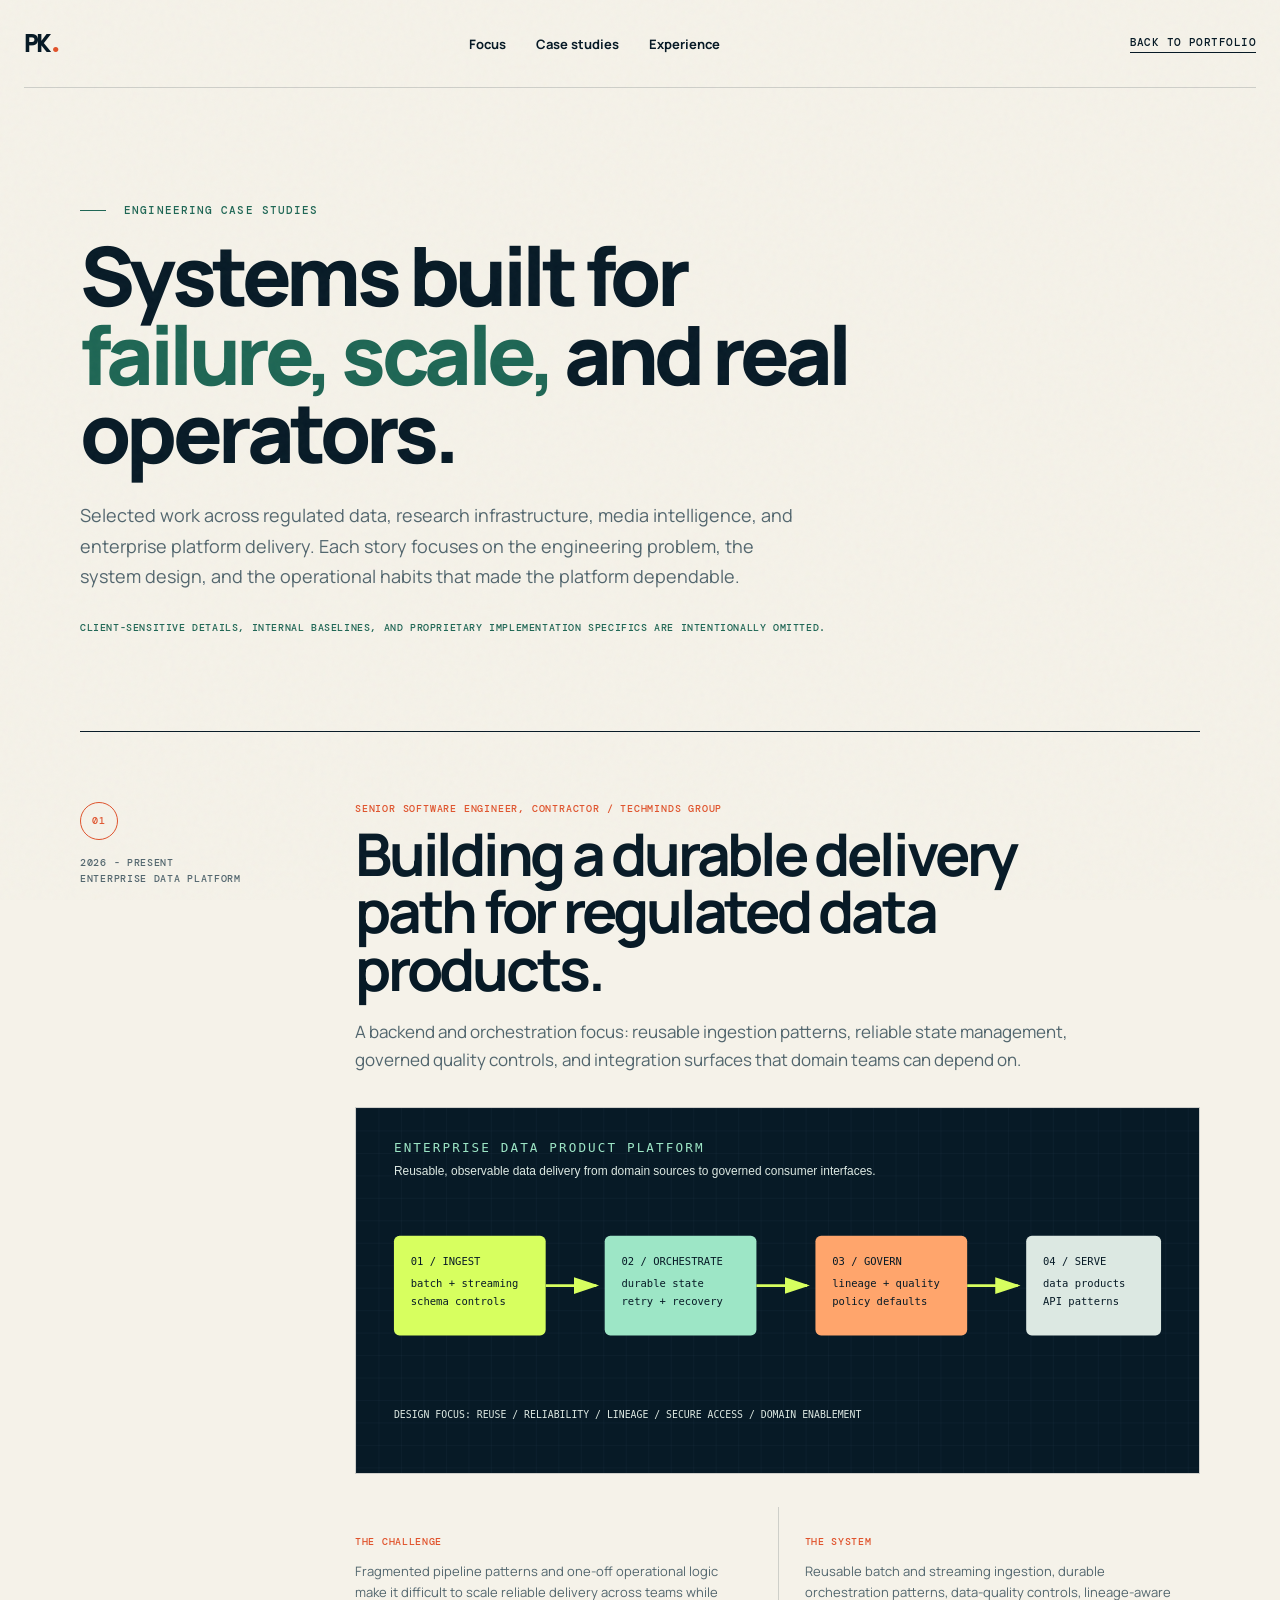
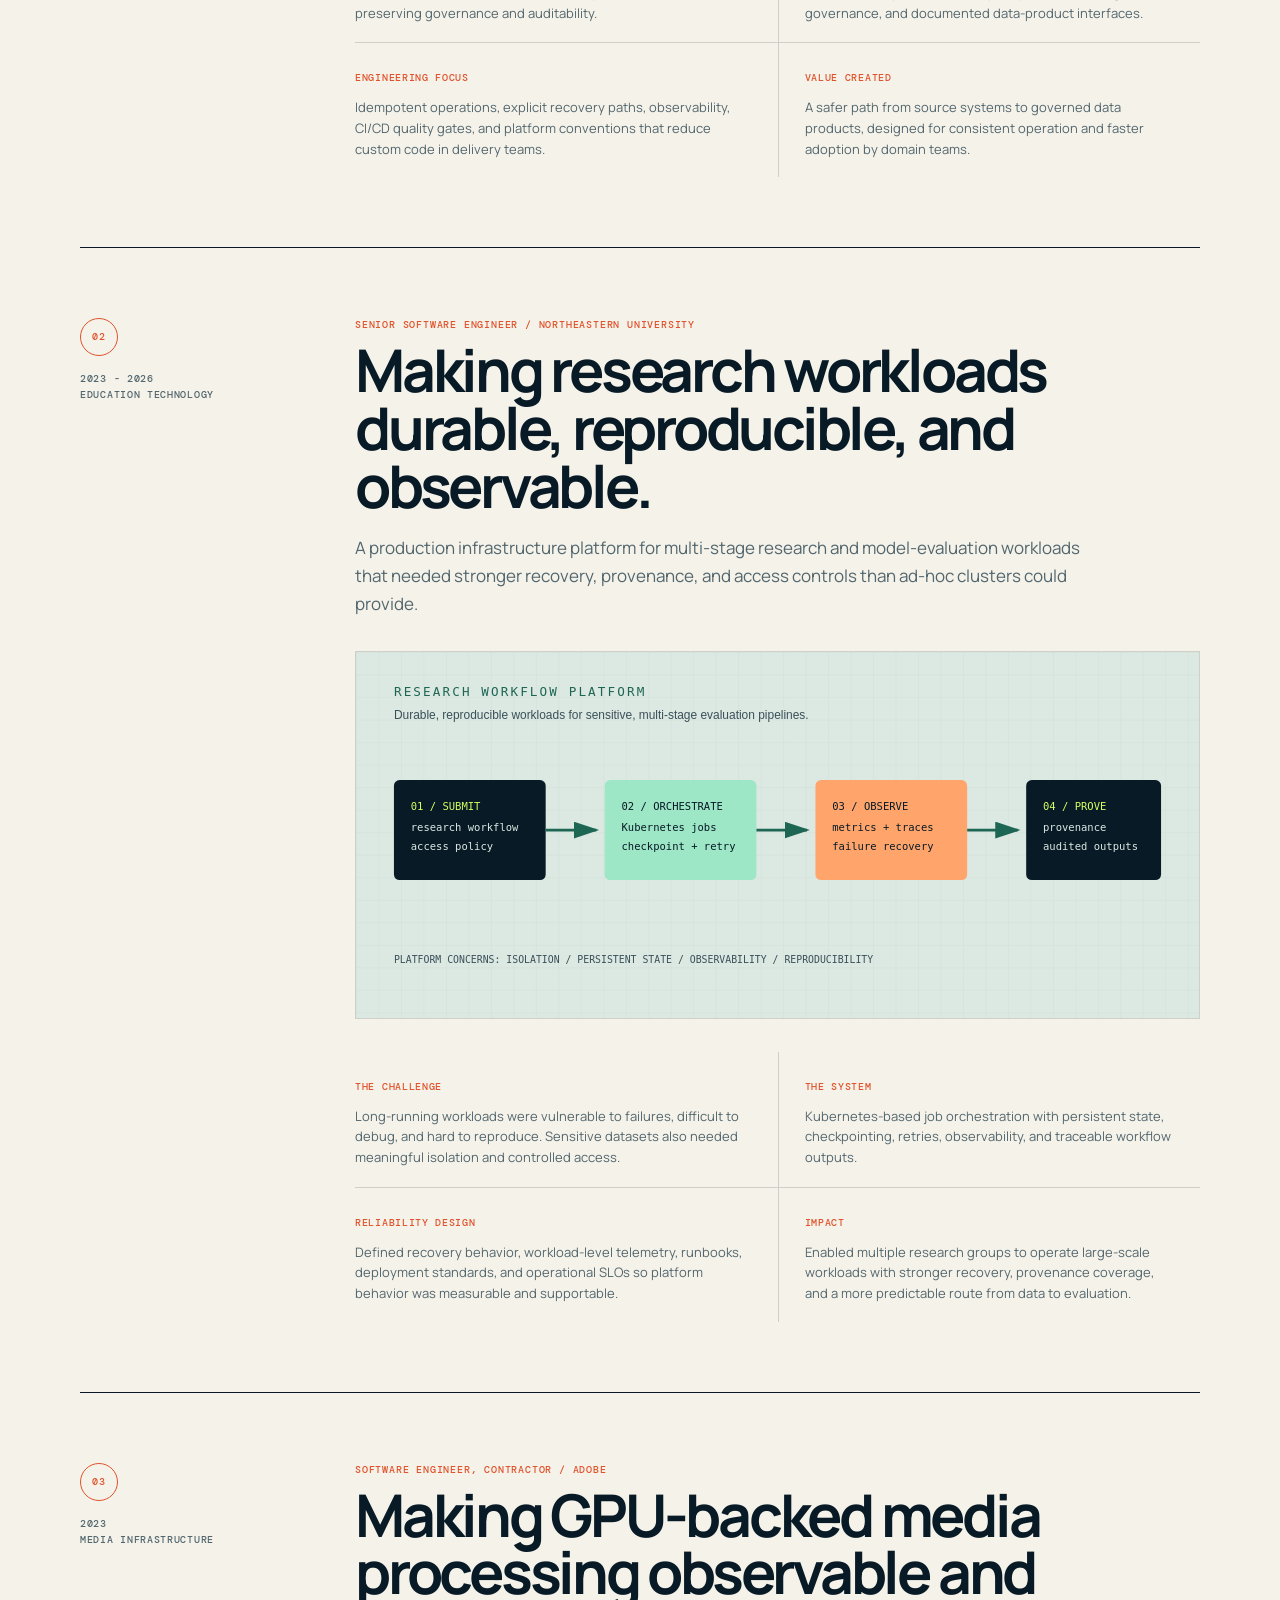
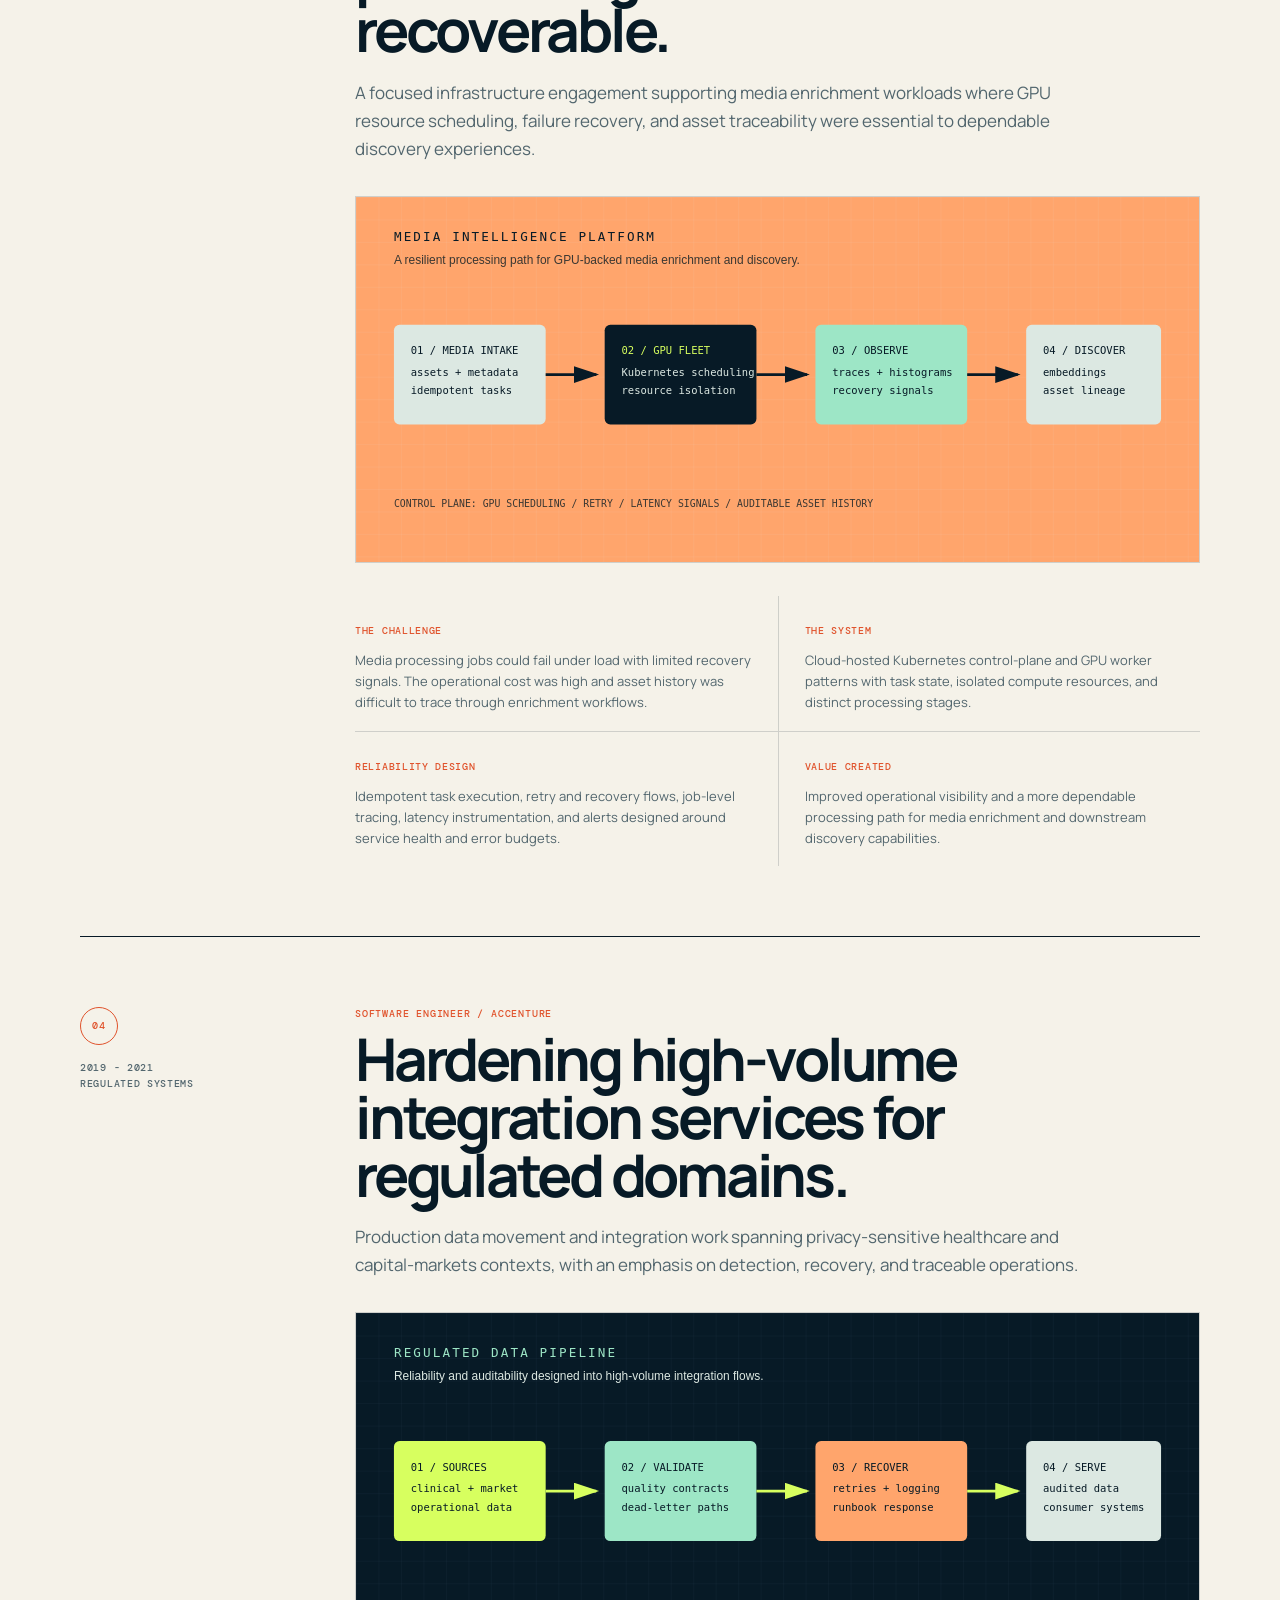
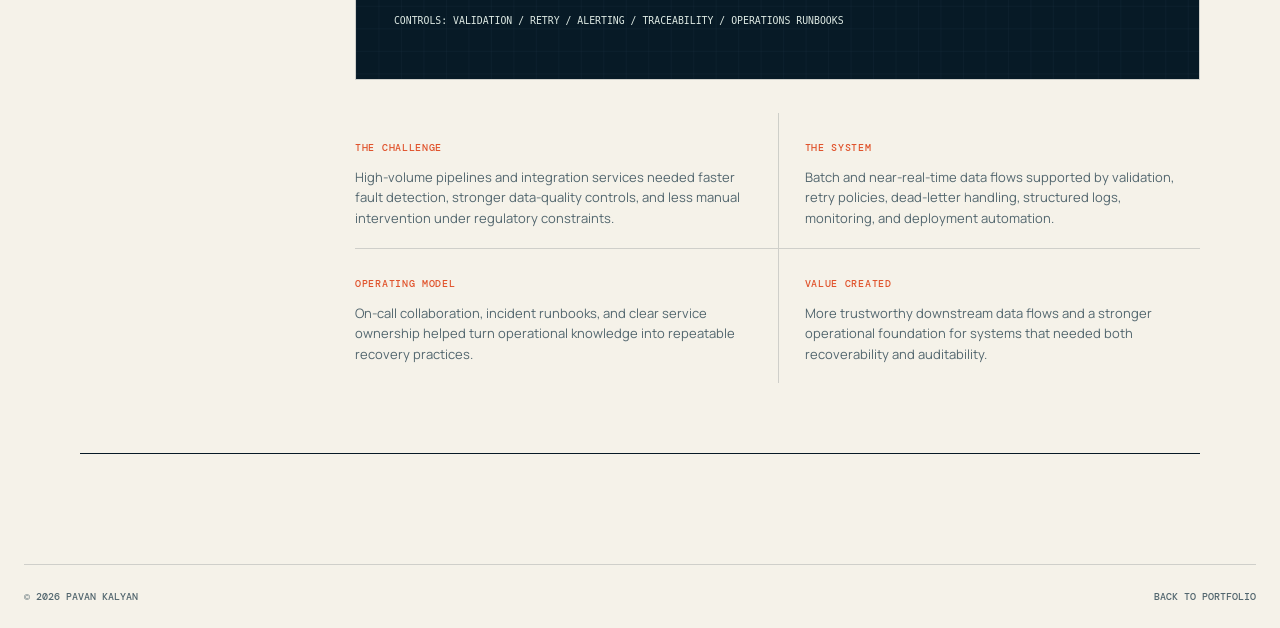
<file: case-studies.html>
<!doctype html>
<html lang="en">
  <head>
    <meta charset="UTF-8" />
    <meta name="viewport" content="width=device-width, initial-scale=1.0" />
    <meta name="description" content="Selected systems case studies by Pavan Kalyan, Senior Software Engineer - Backend." />
    <title>Pavan Kalyan | Engineering Case Studies</title>
    <link rel="preconnect" href="https://fonts.googleapis.com" />
    <link rel="preconnect" href="https://fonts.gstatic.com" crossorigin />
    <link href="https://fonts.googleapis.com/css2?family=DM+Mono:wght@400;500&family=Manrope:wght@400;500;600;700;800&display=swap" rel="stylesheet" />
    <link rel="stylesheet" href="styles.css" />
  </head>
  <body>
    <div class="noise"></div>
    <header class="site-header"><a class="wordmark" href="index.html" aria-label="Pavan Kalyan home">PK<span>.</span></a><nav aria-label="Primary navigation"><a href="index.html#work">Focus</a><a href="#cases">Case studies</a><a href="index.html#experience">Experience</a></nav><a class="header-link" href="index.html">Back to portfolio</a></header>
    <main>
      <section class="case-hero section-shell">
        <p class="eyebrow"><span></span> Engineering case studies</p>
        <h1>Systems built for <em>failure, scale,</em> and real operators.</h1>
        <p>Selected work across regulated data, research infrastructure, media intelligence, and enterprise platform delivery. Each story focuses on the engineering problem, the system design, and the operational habits that made the platform dependable.</p>
        <p class="case-privacy-note">Client-sensitive details, internal baselines, and proprietary implementation specifics are intentionally omitted.</p>
      </section>

      <section class="experience-cases section-shell" id="cases">
        <article class="experience-case reveal" id="current-platform">
          <div class="experience-case-meta"><span>01</span><p>2026 - PRESENT<br />ENTERPRISE DATA PLATFORM</p></div>
          <div class="experience-case-content"><p class="project-kicker">SENIOR SOFTWARE ENGINEER, CONTRACTOR / TECHMINDS GROUP</p><h2>Building a durable delivery path for regulated data products.</h2><p class="case-lede">A backend and orchestration focus: reusable ingestion patterns, reliable state management, governed quality controls, and integration surfaces that domain teams can depend on.</p><figure class="experience-diagram"><img src="assets/enterprise-data-mesh.svg" alt="Enterprise data product platform diagram showing ingestion, orchestration, governance, and data product serving." /></figure><div class="case-detail-grid"><div><span>THE CHALLENGE</span><p>Fragmented pipeline patterns and one-off operational logic make it difficult to scale reliable delivery across teams while preserving governance and auditability.</p></div><div><span>THE SYSTEM</span><p>Reusable batch and streaming ingestion, durable orchestration patterns, data-quality controls, lineage-aware governance, and documented data-product interfaces.</p></div><div><span>ENGINEERING FOCUS</span><p>Idempotent operations, explicit recovery paths, observability, CI/CD quality gates, and platform conventions that reduce custom code in delivery teams.</p></div><div><span>VALUE CREATED</span><p>A safer path from source systems to governed data products, designed for consistent operation and faster adoption by domain teams.</p></div></div></div>
        </article>

        <article class="experience-case reveal" id="research-platform">
          <div class="experience-case-meta"><span>02</span><p>2023 - 2026<br />EDUCATION TECHNOLOGY</p></div>
          <div class="experience-case-content"><p class="project-kicker">SENIOR SOFTWARE ENGINEER / NORTHEASTERN UNIVERSITY</p><h2>Making research workloads durable, reproducible, and observable.</h2><p class="case-lede">A production infrastructure platform for multi-stage research and model-evaluation workloads that needed stronger recovery, provenance, and access controls than ad-hoc clusters could provide.</p><figure class="experience-diagram"><img src="assets/research-orchestration-platform.svg" alt="Research workflow platform diagram showing workflow submission, Kubernetes orchestration, observability, and provenance." /></figure><div class="case-detail-grid"><div><span>THE CHALLENGE</span><p>Long-running workloads were vulnerable to failures, difficult to debug, and hard to reproduce. Sensitive datasets also needed meaningful isolation and controlled access.</p></div><div><span>THE SYSTEM</span><p>Kubernetes-based job orchestration with persistent state, checkpointing, retries, observability, and traceable workflow outputs.</p></div><div><span>RELIABILITY DESIGN</span><p>Defined recovery behavior, workload-level telemetry, runbooks, deployment standards, and operational SLOs so platform behavior was measurable and supportable.</p></div><div><span>IMPACT</span><p>Enabled multiple research groups to operate large-scale workloads with stronger recovery, provenance coverage, and a more predictable route from data to evaluation.</p></div></div></div>
        </article>

        <article class="experience-case reveal" id="media-platform">
          <div class="experience-case-meta"><span>03</span><p>2023<br />MEDIA INFRASTRUCTURE</p></div>
          <div class="experience-case-content"><p class="project-kicker">SOFTWARE ENGINEER, CONTRACTOR / ADOBE</p><h2>Making GPU-backed media processing observable and recoverable.</h2><p class="case-lede">A focused infrastructure engagement supporting media enrichment workloads where GPU resource scheduling, failure recovery, and asset traceability were essential to dependable discovery experiences.</p><figure class="experience-diagram"><img src="assets/media-gpu-platform.svg" alt="Media processing architecture diagram showing media intake, GPU fleet scheduling, observability, and discovery services." /></figure><div class="case-detail-grid"><div><span>THE CHALLENGE</span><p>Media processing jobs could fail under load with limited recovery signals. The operational cost was high and asset history was difficult to trace through enrichment workflows.</p></div><div><span>THE SYSTEM</span><p>Cloud-hosted Kubernetes control-plane and GPU worker patterns with task state, isolated compute resources, and distinct processing stages.</p></div><div><span>RELIABILITY DESIGN</span><p>Idempotent task execution, retry and recovery flows, job-level tracing, latency instrumentation, and alerts designed around service health and error budgets.</p></div><div><span>VALUE CREATED</span><p>Improved operational visibility and a more dependable processing path for media enrichment and downstream discovery capabilities.</p></div></div></div>
        </article>

        <article class="experience-case reveal" id="integration-platforms">
          <div class="experience-case-meta"><span>04</span><p>2019 - 2021<br />REGULATED SYSTEMS</p></div>
          <div class="experience-case-content"><p class="project-kicker">SOFTWARE ENGINEER / ACCENTURE</p><h2>Hardening high-volume integration services for regulated domains.</h2><p class="case-lede">Production data movement and integration work spanning privacy-sensitive healthcare and capital-markets contexts, with an emphasis on detection, recovery, and traceable operations.</p><figure class="experience-diagram"><img src="assets/regulated-data-platform.svg" alt="Regulated data pipeline diagram showing source systems, validation, recovery controls, and audited consumer data." /></figure><div class="case-detail-grid"><div><span>THE CHALLENGE</span><p>High-volume pipelines and integration services needed faster fault detection, stronger data-quality controls, and less manual intervention under regulatory constraints.</p></div><div><span>THE SYSTEM</span><p>Batch and near-real-time data flows supported by validation, retry policies, dead-letter handling, structured logs, monitoring, and deployment automation.</p></div><div><span>OPERATING MODEL</span><p>On-call collaboration, incident runbooks, and clear service ownership helped turn operational knowledge into repeatable recovery practices.</p></div><div><span>VALUE CREATED</span><p>More trustworthy downstream data flows and a stronger operational foundation for systems that needed both recoverability and auditability.</p></div></div></div>
        </article>
      </section>
    </main>
    <footer><span>&copy; <span id="year"></span> PAVAN KALYAN</span><a href="index.html">BACK TO PORTFOLIO</a></footer>
    <script src="script.js"></script>
  </body>
</html>
</file>
<file: styles.css>
:root { --ink: #071a26; --navy: #0b2433; --paper: #f5f2e9; --mist: #dce8e2; --mint: #9de6c6; --acid: #d7ff5f; --amber: #ffa56c; --line: rgba(7, 26, 38, .16); --mono: "DM Mono", monospace; --display: "Manrope", sans-serif; }
* { box-sizing: border-box; }
html { scroll-behavior: smooth; }
body { margin: 0; color: var(--ink); background: var(--paper); font-family: var(--display); overflow-x: hidden; }
a { color: inherit; text-decoration: none; }
.noise { position: fixed; inset: 0; pointer-events: none; opacity: .18; z-index: 5; background-image: url("data:image/svg+xml,%3Csvg viewBox='0 0 180 180' xmlns='http://www.w3.org/2000/svg'%3E%3Cfilter id='n'%3E%3CfeTurbulence type='fractalNoise' baseFrequency='.9' numOctaves='4' stitchTiles='stitch'/%3E%3C/filter%3E%3Crect width='100%25' height='100%25' filter='url(%23n)' opacity='.18'/%3E%3C/svg%3E"); }
.site-header { width: min(1280px, calc(100% - 48px)); margin: auto; height: 88px; display: flex; align-items: center; justify-content: space-between; border-bottom: 1px solid var(--line); position: relative; z-index: 10; }
.wordmark { font: 700 24px var(--mono); letter-spacing: -2px; }.wordmark span { color: #e0532c; }.site-header nav { display: flex; gap: 30px; font-size: 13px; font-weight: 700; }.site-header nav a:hover, .header-link:hover { color: #e0532c; }.header-link { font: 500 11px var(--mono); text-transform: uppercase; letter-spacing: .04em; border-bottom: 1px solid var(--ink); padding-bottom: 3px; }
.section-shell { width: min(1120px, calc(100% - 48px)); margin: auto; }.hero { min-height: 660px; display: grid; grid-template-columns: 1.1fr .9fr; align-items: center; gap: 60px; padding: 88px 0; }.eyebrow { color: #1e6654; font: 500 11px var(--mono); letter-spacing: .1em; text-transform: uppercase; margin: 0 0 19px; }.eyebrow span { display: inline-block; width: 26px; height: 1px; background: currentColor; vertical-align: middle; margin: 0 10px 2px 0; }
h1, h2, h3, p { margin-top: 0; } h1, h2, h3 { letter-spacing: -.055em; } h1 { font-size: clamp(52px, 6.4vw, 90px); font-weight: 800; line-height: .96; max-width: 680px; margin-bottom: 28px; } h1 em { color: #1e6654; font-style: normal; } .identity-lockup { display: flex; align-items: center; gap: 12px; margin: 0 0 24px; }.identity-lockup img { width: 54px; height: 54px; border-radius: 50%; object-fit: cover; border: 2px solid var(--ink); box-shadow: 4px 4px 0 var(--amber); }.identity-lockup strong, .identity-lockup span { display: block; }.identity-lockup strong { font-size: 15px; letter-spacing: -.03em; }.identity-lockup span { margin-top: 3px; color: #1e6654; font: 500 10px var(--mono); letter-spacing: .04em; text-transform: uppercase; }.lede { font-size: 18px; line-height: 1.6; max-width: 570px; color: #3a5059; }.hero-actions { display: flex; flex-wrap: wrap; gap: 12px; margin-top: 35px; }.button { font: 700 12px var(--mono); padding: 15px 18px; transition: transform .2s, background .2s; }.button:hover { transform: translateY(-3px); }.button-primary { background: var(--ink); color: var(--paper); }.button-primary span, .button-secondary span { margin-left: 15px; font-size: 16px; }.button-secondary { border: 1px solid var(--ink); }
.signal-panel { min-height: 430px; background: var(--ink); color: var(--paper); padding: 24px; position: relative; overflow: hidden; box-shadow: 14px 14px 0 var(--mint); }.panel-topline, .panel-footer { display: flex; justify-content: space-between; font: 500 10px var(--mono); letter-spacing: .09em; }.status { color: var(--mint); }.status i { display: inline-block; width: 7px; height: 7px; background: var(--mint); border-radius: 50%; margin-right: 6px; box-shadow: 0 0 11px var(--mint); }.signal-grid { position: relative; height: 310px; background-image: linear-gradient(rgba(157,230,198,.11) 1px, transparent 1px), linear-gradient(90deg, rgba(157,230,198,.11) 1px, transparent 1px); background-size: 42px 42px; margin: 20px -24px 0; }.signal-grid::before, .signal-grid::after { content: ""; position: absolute; width: 75%; height: 1px; background: var(--acid); transform-origin: left; opacity: .8; }.signal-grid::before { left: 8%; top: 32%; transform: rotate(21deg); }.signal-grid::after { left: 23%; top: 67%; transform: rotate(-27deg); }.node { position: absolute; width: 15px; height: 15px; border: 3px solid var(--acid); border-radius: 50%; background: var(--ink); z-index: 1; }.node-one { top: 27%; left: 8%; }.node-two { top: 53%; left: 30%; }.node-three { top: 33%; left: 58%; }.node-four { top: 73%; left: 76%; }.node-five { top: 48%; left: 88%; }.node-six { top: 86%; left: 15%; border-color: var(--amber); }.signal-categories { position: absolute; inset: auto 24px 35px; display: grid; grid-template-columns: repeat(3, 1fr); gap: 5px; }.signal-categories div { border-left: 1px solid rgba(245,242,233,.5); padding-left: 9px; display: grid; gap: 5px; }.signal-categories strong { font: 500 10px var(--mono); color: var(--acid); }.signal-categories span { font-size: 12px; line-height: 1.15; }.panel-footer { position: absolute; bottom: 20px; left: 24px; right: 24px; color: var(--mist); }
.proof-band { background: var(--mint); display: grid; grid-template-columns: repeat(4, 1fr); padding: 38px max(24px, calc((100vw - 1120px) / 2)); gap: 30px; }.proof-band div { border-left: 1px solid rgba(7,26,38,.32); padding-left: 16px; }.proof-band strong { display: block; font-size: clamp(25px, 2.6vw, 37px); letter-spacing: -.06em; line-height: 1; }.proof-band span { display: block; font: 500 10px/1.45 var(--mono); margin-top: 7px; text-transform: uppercase; }
.work, .projects, .impact, .experience, .toolkit { padding-top: 155px; }.section-intro { max-width: 690px; }.section-intro h2, .section-heading h2, .impact h2, .contact h2 { font-size: clamp(38px, 5vw, 66px); line-height: 1; margin-bottom: 23px; }.section-intro > p:last-child { font-size: 17px; line-height: 1.65; color: #3a5059; max-width: 610px; }.focus-grid { display: grid; grid-template-columns: repeat(3, 1fr); margin-top: 58px; }.focus-card { border: 1px solid var(--line); min-height: 310px; padding: 25px; display: flex; flex-direction: column; align-items: flex-start; }.focus-card + .focus-card { border-left: 0; }.focus-card-featured { background: var(--ink); color: var(--paper); }.card-index { font: 500 11px var(--mono); color: #e0532c; }.focus-card h3 { font-size: 26px; line-height: 1; margin: auto 0 18px; }.focus-card p { font-size: 14px; line-height: 1.55; color: #61737a; }.focus-card-featured p { color: #b8c9c1; }.tag { font: 500 9px var(--mono); letter-spacing: .07em; }
.section-heading { display: flex; justify-content: space-between; align-items: end; border-bottom: 1px solid var(--line); }.section-heading > a { margin-bottom: 29px; font: 700 11px var(--mono); border-bottom: 1px solid var(--ink); padding-bottom: 3px; }.section-heading > a span { margin-left: 9px; }.project-list { display: grid; grid-template-columns: 1fr 1fr; }.project-card { min-height: 310px; padding: 30px; border-bottom: 1px solid var(--line); position: relative; transition: background .25s, color .25s; }.project-card:hover { background: var(--ink); color: var(--paper); }.project-main { grid-column: 1 / -1; display: grid; grid-template-columns: .8fr 1.2fr; gap: 42px; min-height: 390px; }.project-secondary + .project-secondary { border-left: 1px solid var(--line); }.project-kicker { color: #e0532c; font: 500 10px var(--mono); letter-spacing: .08em; }.project-card h3 { font-size: 34px; line-height: 1; margin-bottom: 16px; }.project-card p:not(.project-kicker) { max-width: 500px; color: #52666e; font-size: 15px; line-height: 1.6; }.project-card:hover p:not(.project-kicker) { color: #c5d3cd; }.stack { display: flex; flex-wrap: wrap; gap: 7px; margin-top: 25px; }.stack span { font: 500 10px var(--mono); border: 1px solid currentColor; padding: 5px 7px; }.project-arrow { position: absolute; top: 25px; right: 27px; font-size: 24px; }.project-visual { background: #cedbd5; min-height: 260px; position: relative; overflow: hidden; }.airflow-visual::before, .airflow-visual::after { content: ""; position: absolute; border: 1px solid var(--ink); border-radius: 50%; width: 250px; height: 250px; left: 50%; top: 50%; transform: translate(-50%, -50%); }.airflow-visual::after { width: 165px; height: 165px; border-style: dashed; animation: spin 20s linear infinite; }.core { position: absolute; z-index: 2; left: 50%; top: 50%; transform: translate(-50%, -50%); background: var(--ink); color: var(--acid); border-radius: 50%; width: 82px; height: 82px; display: grid; place-items: center; font: 500 24px var(--mono); }.orbit { position: absolute; width: 12px; height: 12px; background: #e0532c; border-radius: 50%; z-index: 3; }.orbit-a { left: 25%; top: 21%; }.orbit-b { right: 23%; bottom: 24%; background: #1e6654; }

/* Case studies make the repository cards scannable evidence rather than a list of technologies. */
.case-study-heading { display: grid; grid-template-columns: 230px minmax(0, 620px); gap: 45px; padding: 78px 0 30px; border-bottom: 1px solid var(--ink); }.case-study-heading .eyebrow { margin: 4px 0 0; }.case-study-heading > p:last-child { margin: 0; color: #52666e; font-size: 17px; line-height: 1.6; }.case-study { display: grid; grid-template-columns: 230px minmax(0, 1fr); gap: 45px; padding: 42px 0; border-bottom: 1px solid var(--line); }.case-study-featured { background: var(--ink); color: var(--paper); margin-inline: -32px; padding-inline: 32px; }.case-study-label { font: 500 10px/1.6 var(--mono); color: #52666e; letter-spacing: .07em; }.case-study-featured .case-study-label { color: var(--mist); }.case-study-label span { display: inline-grid; place-items: center; width: 34px; height: 34px; margin-bottom: 16px; border: 1px solid currentColor; border-radius: 50%; color: #e0532c; }.case-study-label p { margin: 0; }.case-study-title { display: flex; justify-content: space-between; align-items: flex-start; gap: 25px; }.case-study-title h3 { font-size: clamp(30px, 3.2vw, 46px); line-height: .96; margin-bottom: 18px; }.case-study-title a { flex: 0 0 auto; margin-top: 8px; font: 700 10px var(--mono); letter-spacing: .03em; border-bottom: 1px solid currentColor; padding-bottom: 4px; }.case-study-title a span { margin-left: 7px; }.case-study-summary { max-width: 720px; color: #52666e; font-size: 16px; line-height: 1.6; }.case-study-featured .case-study-summary { color: #c5d3cd; }.case-study-diagram { margin: 29px 0 33px; border: 1px solid var(--line); overflow: hidden; }.case-study-diagram img { display: block; width: 100%; height: auto; }.case-study-featured .case-study-diagram { border-color: rgba(245,242,233,.35); }.case-study-grid { display: grid; grid-template-columns: repeat(2, 1fr); }.case-study-grid > div { padding: 20px 24px 0 0; min-height: 126px; }.case-study-grid > div:nth-child(even) { padding-left: 24px; border-left: 1px solid var(--line); }.case-study-grid > div:nth-child(n + 3) { border-top: 1px solid var(--line); padding-top: 20px; }.case-study-grid span { color: #e0532c; font: 500 10px var(--mono); letter-spacing: .07em; }.case-study-grid p { color: #52666e; font-size: 13px; line-height: 1.58; margin: 11px 0 0; }.case-study-featured .case-study-grid > div:nth-child(even), .case-study-featured .case-study-grid > div:nth-child(n + 3) { border-color: rgba(245,242,233,.35); }.case-study-featured .case-study-grid p { color: #c5d3cd; }
.impact { display: grid; grid-template-columns: .8fr 1.2fr; gap: 100px; }.impact-sticky { align-self: start; position: sticky; top: 80px; }.impact-list { border-top: 1px solid var(--ink); }.impact-item { display: grid; grid-template-columns: 42px 1fr; gap: 18px; padding: 30px 0; border-bottom: 1px solid var(--line); }.impact-item > span { color: #e0532c; font: 500 11px var(--mono); }.impact-item strong { font-size: 30px; letter-spacing: -.05em; }.impact-item p { color: #52666e; line-height: 1.5; margin: 11px 0 0; }
.timeline { margin-top: 50px; border-top: 1px solid var(--ink); }.timeline-item { display: grid; grid-template-columns: 230px 1fr; gap: 45px; padding: 30px 0; border-bottom: 1px solid var(--line); }.timeline-meta { font: 500 10px/1.6 var(--mono); color: #52666e; text-transform: uppercase; }.timeline-meta span { display: block; }.timeline-item h3 { font-size: 26px; margin-bottom: 5px; }.company { color: #1e6654; font: 600 13px var(--mono); }.timeline-item > div:last-child > p:not(.company) { color: #52666e; max-width: 620px; font-size: 14px; line-height: 1.6; margin-bottom: 0; }
.experience-case-link { display: inline-block; margin-top: 17px; font: 700 10px var(--mono); letter-spacing: .03em; border-bottom: 1px solid currentColor; padding-bottom: 4px; }.experience-case-link span { margin-left: 7px; }

/* Dedicated experience pages keep the home timeline concise while giving systems work room to be understood. */
.case-hero { padding: 115px 0 95px; }.case-hero h1 { max-width: 850px; }.case-hero > p:nth-of-type(2) { max-width: 720px; color: #52666e; font-size: 18px; line-height: 1.7; }.case-privacy-note { margin: 28px 0 0; color: #1e6654 !important; font: 500 10px/1.6 var(--mono) !important; letter-spacing: .06em; text-transform: uppercase; }.experience-cases { padding-bottom: 110px; }.experience-case { display: grid; grid-template-columns: 230px minmax(0, 1fr); gap: 45px; padding: 70px 0; border-top: 1px solid var(--ink); }.experience-case:last-child { border-bottom: 1px solid var(--ink); }.experience-case-meta { color: #52666e; font: 500 10px/1.6 var(--mono); letter-spacing: .07em; }.experience-case-meta span { display: inline-grid; place-items: center; width: 38px; height: 38px; border: 1px solid currentColor; border-radius: 50%; color: #e0532c; margin-bottom: 15px; }.experience-case-meta p { margin: 0; }.experience-case-content h2 { font-size: clamp(36px, 4.6vw, 60px); line-height: .98; max-width: 760px; margin-bottom: 20px; }.case-lede { max-width: 750px; color: #52666e; font-size: 17px; line-height: 1.65; }.experience-diagram { margin: 33px 0; border: 1px solid var(--line); overflow: hidden; }.experience-diagram img { display: block; width: 100%; height: auto; }.case-detail-grid { display: grid; grid-template-columns: repeat(2, 1fr); }.case-detail-grid > div { min-height: 135px; padding: 21px 26px 0 0; }.case-detail-grid > div:nth-child(even) { border-left: 1px solid var(--line); padding-left: 26px; }.case-detail-grid > div:nth-child(n + 3) { border-top: 1px solid var(--line); padding-top: 21px; }.case-detail-grid span { color: #e0532c; font: 500 10px var(--mono); letter-spacing: .07em; }.case-detail-grid p { margin: 11px 0 0; color: #52666e; font-size: 13px; line-height: 1.6; }
.toolkit { overflow: hidden; }.marquee { border-top: 1px solid var(--line); border-bottom: 1px solid var(--line); overflow: hidden; white-space: nowrap; padding: 25px 0; }.marquee div { display: inline-block; font: 700 clamp(23px, 3.5vw, 48px) var(--mono); letter-spacing: -.07em; animation: slide 30s linear infinite; }.marquee i { color: #e0532c; font-style: normal; }.contact { padding-bottom: 100px; }.contact-card { margin-top: 155px; background: #e0532c; color: var(--ink); padding: clamp(35px, 6vw, 80px); position: relative; overflow: hidden; }.contact-card::after { content: ""; width: 480px; height: 480px; border: 1px solid rgba(7,26,38,.35); border-radius: 50%; position: absolute; right: -140px; top: -190px; }.contact-card h2 { max-width: 730px; position: relative; z-index: 1; }.contact-card > a { position: relative; z-index: 1; font: 700 clamp(15px, 2vw, 24px) var(--mono); border-bottom: 2px solid var(--ink); padding-bottom: 7px; }.contact-card > a span { margin-left: 12px; }.contact-links { position: relative; z-index: 1; margin-top: 75px; display: flex; gap: 20px; font: 500 11px var(--mono); text-transform: uppercase; }.contact-links a { border-bottom: 1px solid var(--ink); padding-bottom: 3px; } footer { width: min(1280px, calc(100% - 48px)); margin: auto; padding: 25px 0; border-top: 1px solid var(--line); display: flex; justify-content: space-between; font: 500 10px var(--mono); color: #52666e; text-transform: uppercase; }
.reveal { opacity: 0; transform: translateY(16px); transition: opacity .65s ease, transform .65s ease; }.reveal.visible { opacity: 1; transform: translateY(0); } @keyframes spin { to { transform: translate(-50%, -50%) rotate(360deg); } } @keyframes slide { to { transform: translateX(-30%); } }
@media (max-width: 800px) { .site-header { width: min(100% - 32px, 1280px); height: 70px; }.site-header nav { display: none; }.header-link { font-size: 9px; }.section-shell { width: min(100% - 32px, 1120px); }.hero { grid-template-columns: 1fr; padding: 64px 0 88px; gap: 52px; }.signal-panel { min-height: 390px; }.proof-band { grid-template-columns: 1fr 1fr; padding: 30px 16px; gap: 28px 15px; }.work, .projects, .impact, .experience, .toolkit { padding-top: 100px; }.focus-grid, .project-list { grid-template-columns: 1fr; }.focus-card + .focus-card, .project-secondary + .project-secondary { border-left: 1px solid var(--line); border-top: 0; }.project-main { grid-column: auto; grid-template-columns: 1fr; gap: 24px; }.project-visual { min-height: 220px; }.impact { grid-template-columns: 1fr; gap: 35px; }.impact-sticky { position: static; }.timeline-item { grid-template-columns: 1fr; gap: 15px; }.section-heading { align-items: start; flex-direction: column; }.section-heading > a { margin: -10px 0 25px; }.contact-card { margin-top: 100px; }.contact-links { margin-top: 50px; } footer { width: min(100% - 32px, 1280px); }.panel-footer { display: none; } }
@media (prefers-reduced-motion: reduce) { *, *::before, *::after { animation-duration: .01ms !important; animation-iteration-count: 1 !important; scroll-behavior: auto !important; transition-duration: .01ms !important; } }

/* The architecture callout balances the four platform focus areas without turning the portfolio into a skills list. */
.focus-grid { grid-template-columns: repeat(2, 1fr); }
.focus-card { min-height: 270px; }
.focus-card:nth-child(even) { border-left: 0; }
.focus-card:nth-child(n + 3) { border-top: 0; }
.architecture-note { max-width: 700px; margin: 48px 0 0 auto; padding: 0 0 0 84px; border-left: 1px solid var(--ink); }
.architecture-note > p:nth-child(2) { font-size: clamp(20px, 2.4vw, 30px); line-height: 1.22; letter-spacing: -.04em; margin-bottom: 21px; }
.architecture-note > span { color: #1e6654; font: 500 10px var(--mono); letter-spacing: .08em; text-transform: uppercase; }
@media (max-width: 800px) { .focus-card:nth-child(even) { border-left: 1px solid var(--line); } .architecture-note { margin-top: 36px; padding-left: 28px; } }
@media (max-width: 800px) { .case-hero { padding: 75px 0 65px; }.case-hero > p:nth-of-type(2) { font-size: 16px; }.experience-case { grid-template-columns: 1fr; gap: 18px; padding: 48px 0; }.experience-case-content h2 { font-size: 38px; }.case-lede { font-size: 15px; }.experience-diagram { margin: 25px 0; }.case-detail-grid { grid-template-columns: 1fr; }.case-detail-grid > div, .case-detail-grid > div:nth-child(even) { min-height: auto; border-left: 0; border-top: 1px solid var(--line); padding: 18px 0 0; }.case-detail-grid > div:first-child { border-top: 0; padding-top: 0; } }

.current-build { margin: 62px 0 0 230px; padding: 34px; background: var(--ink); color: var(--paper); box-shadow: 11px 11px 0 var(--amber); }.current-build-header { display: flex; justify-content: space-between; gap: 20px; align-items: center; }.current-build-header .eyebrow { color: var(--mint); margin-bottom: 0; }.current-build-header > span { font: 500 10px var(--mono); color: var(--mist); letter-spacing: .08em; }.current-build h3 { max-width: 680px; font-size: clamp(29px, 3.7vw, 46px); line-height: .98; margin: 35px 0 15px; }.current-build > p { max-width: 680px; color: #c5d3cd; font-size: 15px; line-height: 1.6; }.delivery-loop { display: grid; grid-template-columns: 1fr 32px 1fr 32px 1fr 32px 1fr; align-items: center; margin-top: 38px; }.delivery-loop div { min-height: 100px; padding: 15px; border: 1px solid rgba(245,242,233,.36); display: grid; gap: 19px; }.delivery-loop strong { color: var(--acid); font: 500 10px var(--mono); }.delivery-loop span { font-size: 14px; line-height: 1.13; }.delivery-loop i { height: 1px; background: var(--mint); position: relative; }.delivery-loop i::after { content: ""; border: 4px solid transparent; border-left-color: var(--mint); position: absolute; right: -2px; top: -3px; }.current-stack { display: flex; flex-wrap: wrap; gap: 7px; margin-top: 22px; }.current-stack span { border: 1px solid rgba(245,242,233,.6); padding: 5px 7px; font: 500 10px var(--mono); }.current-stack span:nth-child(2n) { border-color: var(--acid); color: var(--acid); }
@media (max-width: 800px) { .current-build { margin-left: 0; padding: 24px; }.current-build-header { display: block; }.current-build-header .eyebrow { margin-bottom: 14px; }.delivery-loop { grid-template-columns: 1fr; gap: 12px; }.delivery-loop i { width: 1px; height: 20px; justify-self: center; }.delivery-loop i::after { border: 4px solid transparent; border-top-color: var(--mint); right: -3px; top: auto; bottom: -2px; } }

@media (max-width: 800px) { .case-study-heading, .case-study { grid-template-columns: 1fr; gap: 18px; }.case-study-heading { padding-top: 58px; }.case-study-featured { margin-inline: -16px; padding-inline: 16px; }.case-study-title { display: block; }.case-study-title a { display: inline-block; margin: 0 0 18px; }.case-study-summary { font-size: 15px; }.case-study-diagram { margin: 24px 0 28px; }.case-study-grid { grid-template-columns: 1fr; }.case-study-grid > div, .case-study-grid > div:nth-child(even) { padding: 18px 0 0; border-left: 0; border-top: 1px solid var(--line); }.case-study-grid > div:first-child { border-top: 0; padding-top: 0; }.case-study-featured .case-study-grid > div { border-color: rgba(245,242,233,.35); } }

/* Flow indicators give the current-work visual motion while preserving reduced-motion preferences. */
.delivery-loop i { overflow: hidden; }
.delivery-loop i::before { content: ""; position: absolute; width: 14px; height: 3px; top: -1px; left: -15px; background: var(--acid); animation: data-flow 2.6s linear infinite; }
.platform-capabilities { display: grid; grid-template-columns: repeat(2, 1fr); border-top: 1px solid rgba(245,242,233,.32); margin-top: 34px; }
.platform-capabilities article { min-height: 155px; padding: 20px 18px 0 0; }
.platform-capabilities article:nth-child(even) { padding-left: 20px; border-left: 1px solid rgba(245,242,233,.32); }
.platform-capabilities article:nth-child(n + 3) { border-top: 1px solid rgba(245,242,233,.32); padding-top: 20px; }
.platform-capabilities span { color: var(--amber); font: 500 10px var(--mono); }
.platform-capabilities h4 { font-size: 18px; letter-spacing: -.04em; margin: 13px 0 8px; }
.platform-capabilities p { color: #b8c9c1; font-size: 12px; line-height: 1.5; margin: 0; }
@keyframes data-flow { to { left: calc(100% + 10px); } }
@media (max-width: 800px) { .delivery-loop i::before { width: 3px; height: 14px; top: -15px; left: -1px; animation-name: data-flow-vertical; } .platform-capabilities { grid-template-columns: 1fr; } .platform-capabilities article:nth-child(even) { padding-left: 0; border-left: 0; } .platform-capabilities article + article { border-top: 1px solid rgba(245,242,233,.32); padding-top: 20px; } } @keyframes data-flow-vertical { to { top: calc(100% + 10px); } }
</file>
